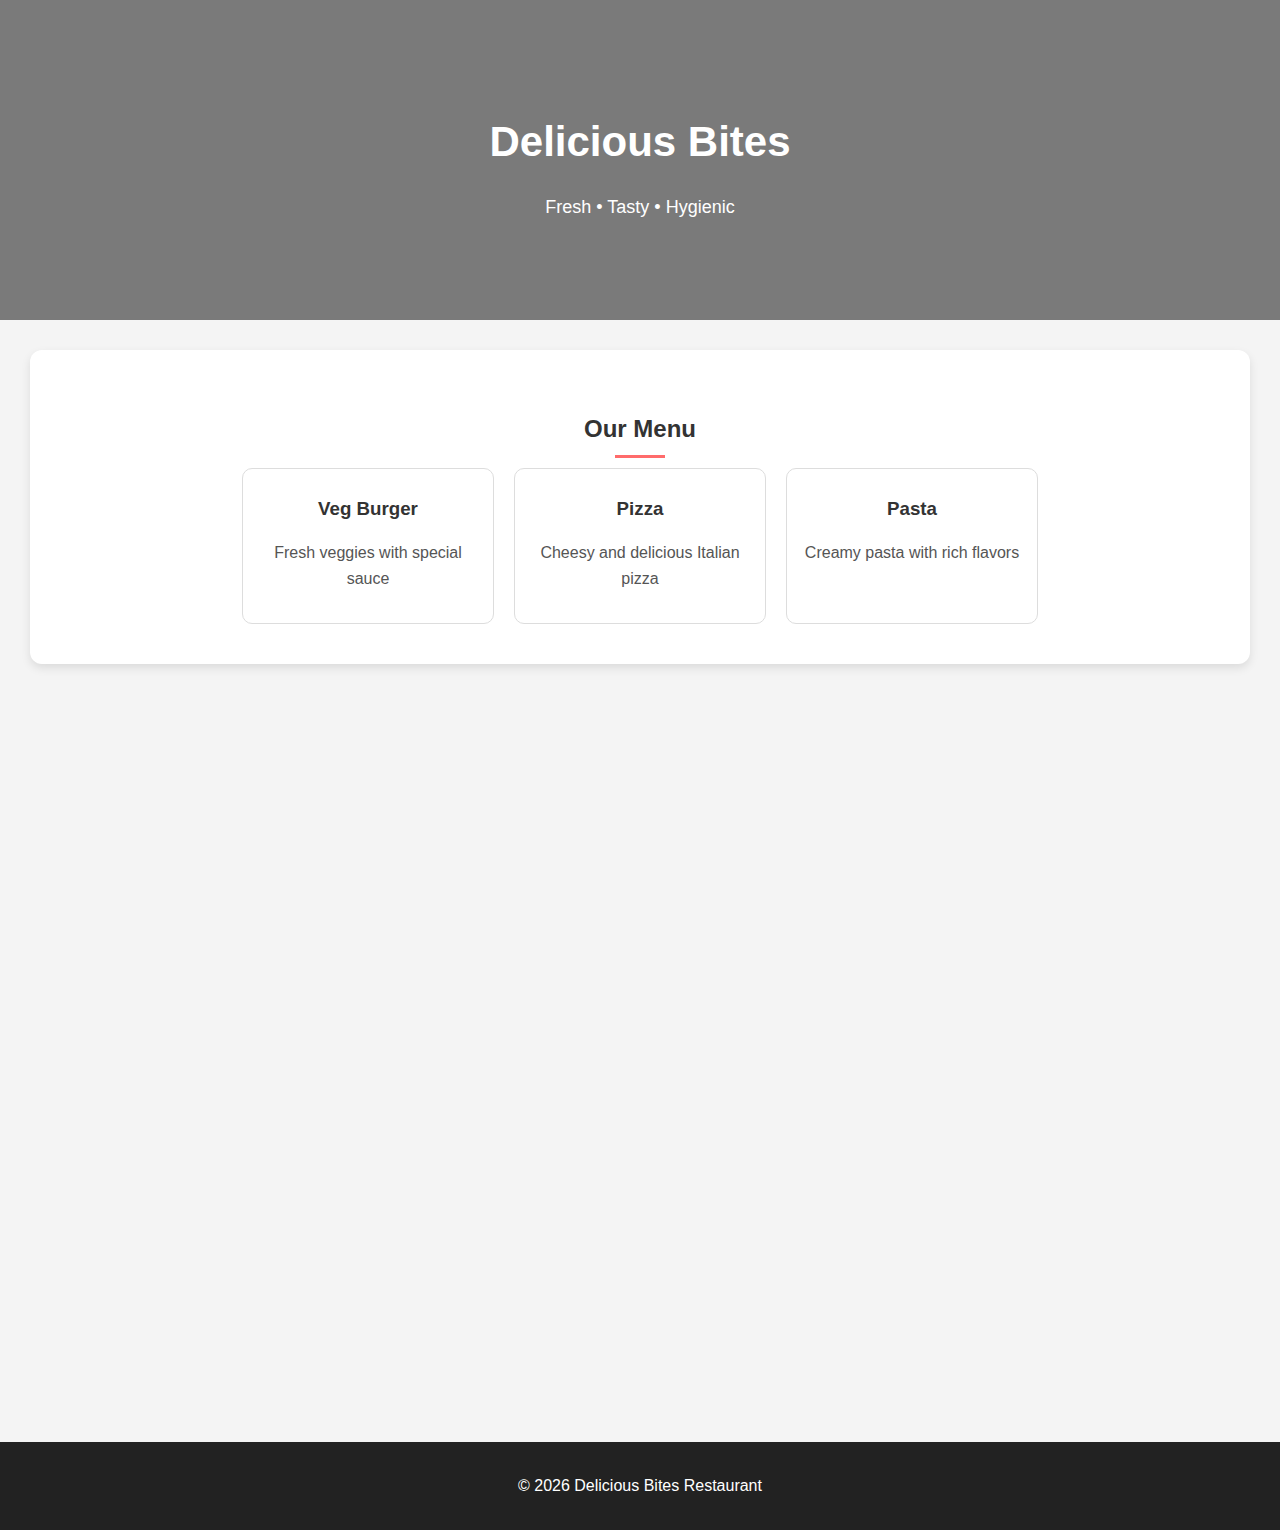
<file: landing page/index.html>
<!DOCTYPE html>
<html lang="en">
<head>
    <meta charset="UTF-8">
    <meta name="viewport" content="width=device-width, initial-scale=1.0">
    <title>Restaurant Landing Page</title>
    <link rel="stylesheet" href="styles.css">
</head>
<body>

<!-- Header -->
<div class="header">
    <h1>Delicious Bites</h1>
    <p>Fresh • Tasty • Hygienic</p>
</div>

<!-- Menu -->
<section>
    <h2>Our Menu</h2>
    <div class="menu">
        <div class="menu-item">
            <h3>Veg Burger</h3>
            <p>Fresh veggies with special sauce</p>
        </div>
        <div class="menu-item">
            <h3>Pizza</h3>
            <p>Cheesy and delicious Italian pizza</p>
        </div>
        <div class="menu-item">
            <h3>Pasta</h3>
            <p>Creamy pasta with rich flavors</p>
        </div>
    </div>
</section>

<!-- Offers -->
<section>
    <h2>Special Offers</h2>
    <div class="offer">
        🎉 Get 20% OFF on your first order! 🎉
    </div>
</section>

<!-- Reservation -->
<section>
    <h2>Table Reservation</h2>
    <form id="reservationForm">
        <input type="text" id="name" placeholder="Your Name" required>
        <input type="email" id="email" placeholder="Email" required>
        <input type="date" id="date" required>
        <input type="time" id="time" required>
        <button type="submit">Book Table</button>
    </form>
    <div id="message" class="message"></div>
</section>

<!-- Footer -->
<div class="footer">
    <p>© 2026 Delicious Bites Restaurant</p>
</div>

<script src="script.js"></script>
</body>
</html>
</file>
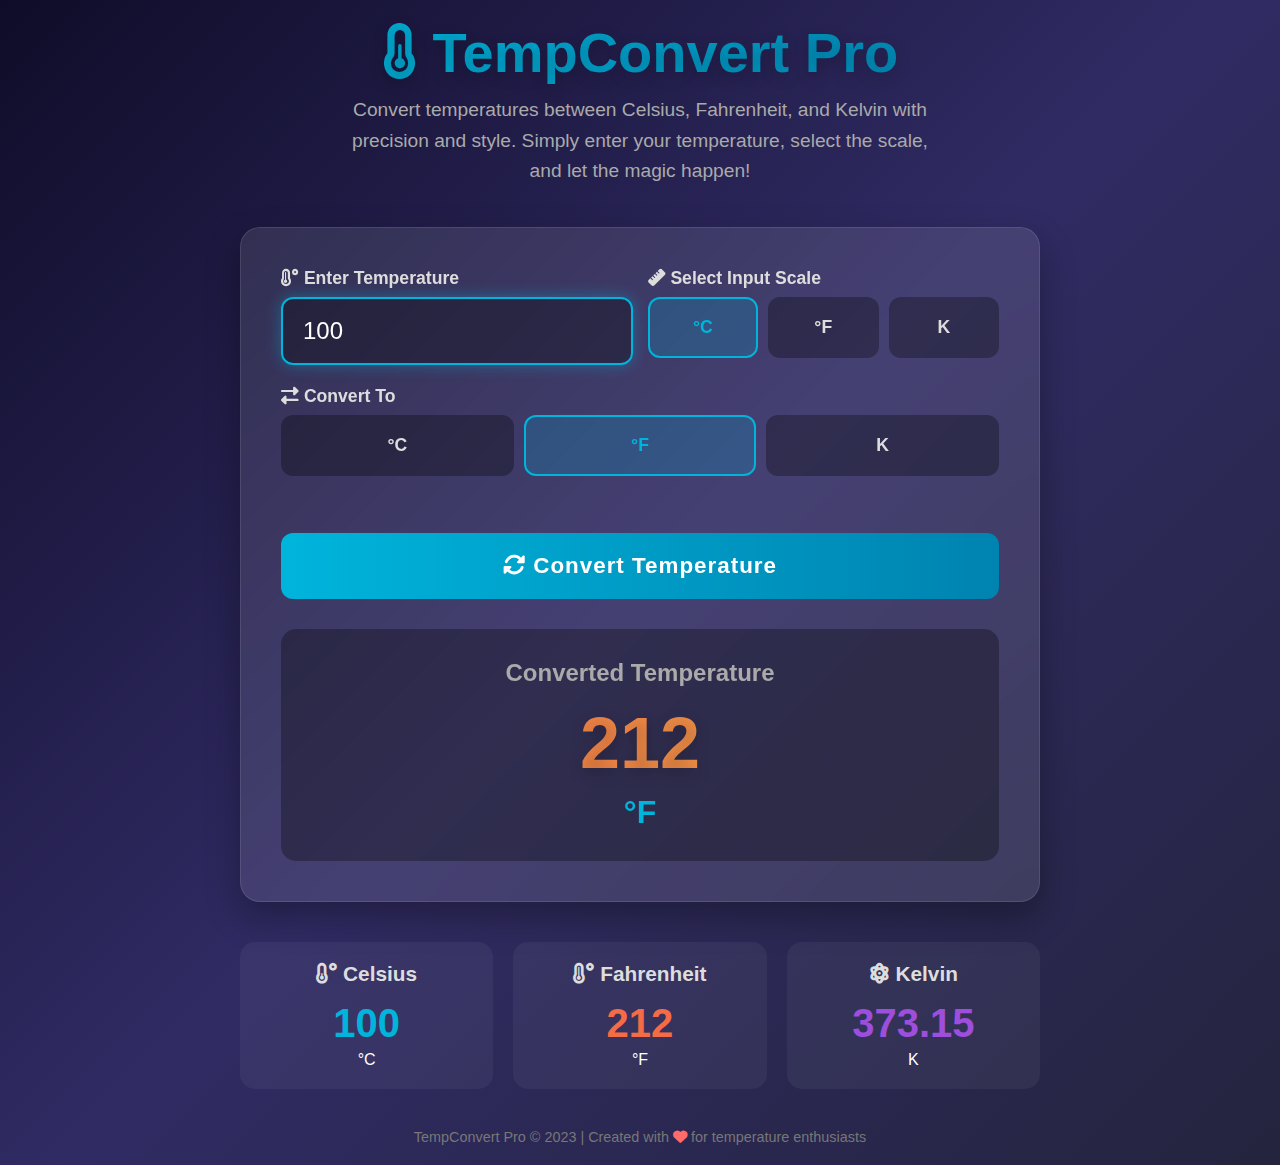
<file: Temperature/index.html>
<!DOCTYPE html>
<html lang="en">

<head>
    <meta charset="UTF-8">
    <meta name="viewport" content="width=device-width, initial-scale=1.0">
    <title>TempConvert Pro | Temperature Converter</title>
    <link rel="stylesheet" href="https://cdnjs.cloudflare.com/ajax/libs/font-awesome/6.4.0/css/all.min.css">
    <style>
        * {
            margin: 0;
            padding: 0;
            box-sizing: border-box;
            font-family: 'Segoe UI', Tahoma, Geneva, Verdana, sans-serif;
        }
        
        body {
            background: linear-gradient(135deg, #0f0c29, #302b63, #24243e);
            color: #fff;
            min-height: 100vh;
            display: flex;
            flex-direction: column;
            align-items: center;
            justify-content: center;
            padding: 20px;
        }
        
        .container {
            width: 100%;
            max-width: 800px;
            margin: 0 auto;
        }
        
        header {
            text-align: center;
            margin-bottom: 40px;
        }
        
        header h1 {
            font-size: 3.5rem;
            background: linear-gradient(to right, #00b4db, #0083b0);
            -webkit-background-clip: text;
            background-clip: text;
            color: transparent;
            margin-bottom: 10px;
            text-shadow: 0 5px 15px rgba(0, 0, 0, 0.2);
        }
        
        header p {
            font-size: 1.2rem;
            color: #aaa;
            max-width: 600px;
            margin: 0 auto;
            line-height: 1.6;
        }
        
        .converter-card {
            background: rgba(255, 255, 255, 0.1);
            backdrop-filter: blur(10px);
            border-radius: 20px;
            padding: 40px;
            box-shadow: 0 15px 35px rgba(0, 0, 0, 0.3);
            border: 1px solid rgba(255, 255, 255, 0.1);
            margin-bottom: 30px;
        }
        
        .input-section {
            display: flex;
            flex-direction: column;
            margin-bottom: 30px;
        }
        
        .input-group {
            display: flex;
            flex-wrap: wrap;
            gap: 15px;
            margin-bottom: 20px;
        }
        
        .temp-input {
            flex: 1;
            min-width: 250px;
        }
        
        .temp-input label,
        .scale-selector label {
            display: block;
            margin-bottom: 8px;
            font-weight: 600;
            color: #ddd;
            font-size: 1.1rem;
        }
        
        .temp-input input {
            width: 100%;
            padding: 18px 20px;
            border-radius: 12px;
            border: 2px solid rgba(255, 255, 255, 0.2);
            background: rgba(0, 0, 0, 0.3);
            color: white;
            font-size: 1.5rem;
            transition: all 0.3s ease;
        }
        
        .temp-input input:focus {
            outline: none;
            border-color: #00b4db;
            box-shadow: 0 0 15px rgba(0, 180, 219, 0.4);
        }
        
        .scale-selector {
            flex: 1;
            min-width: 250px;
        }
        
        .scale-options {
            display: flex;
            gap: 10px;
            flex-wrap: wrap;
        }
        
        .scale-option {
            flex: 1;
            min-width: 80px;
        }
        
        .scale-option input {
            display: none;
        }
        
        .scale-option label {
            display: block;
            padding: 18px 10px;
            background: rgba(0, 0, 0, 0.3);
            border-radius: 12px;
            text-align: center;
            cursor: pointer;
            transition: all 0.3s ease;
            border: 2px solid transparent;
            font-weight: 600;
            font-size: 1.1rem;
        }
        
        .scale-option input:checked+label {
            border-color: #00b4db;
            background: rgba(0, 180, 219, 0.2);
            color: #00b4db;
        }
        
        .convert-btn {
            width: 100%;
            padding: 20px;
            background: linear-gradient(to right, #00b4db, #0083b0);
            border: none;
            border-radius: 12px;
            color: white;
            font-size: 1.4rem;
            font-weight: 700;
            cursor: pointer;
            transition: all 0.3s ease;
            letter-spacing: 1px;
            margin-top: 10px;
        }
        
        .convert-btn:hover {
            transform: translateY(-3px);
            box-shadow: 0 10px 20px rgba(0, 180, 219, 0.4);
        }
        
        .convert-btn:active {
            transform: translateY(0);
        }
        
        .result-section {
            text-align: center;
            padding: 30px;
            background: rgba(0, 0, 0, 0.3);
            border-radius: 15px;
            margin-top: 30px;
            transition: all 0.5s ease;
        }
        
        .result-section h3 {
            font-size: 1.5rem;
            margin-bottom: 15px;
            color: #aaa;
        }
        
        .result-value {
            font-size: 4.5rem;
            font-weight: 800;
            background: linear-gradient(to right, #f46b45, #eea849);
            -webkit-background-clip: text;
            background-clip: text;
            color: transparent;
            text-shadow: 0 5px 15px rgba(0, 0, 0, 0.2);
            margin-bottom: 10px;
            transition: all 0.5s ease;
        }
        
        .result-unit {
            font-size: 2rem;
            color: #00b4db;
            font-weight: 700;
        }
        
        .error-message {
            color: #ff6b6b;
            text-align: center;
            margin-top: 15px;
            font-weight: 600;
            min-height: 24px;
            opacity: 0;
            transition: opacity 0.3s ease;
        }
        
        .error-message.show {
            opacity: 1;
        }
        
        .comparison {
            display: flex;
            justify-content: space-around;
            flex-wrap: wrap;
            gap: 20px;
            margin-top: 40px;
        }
        
        .temp-scale {
            flex: 1;
            min-width: 200px;
            background: rgba(255, 255, 255, 0.05);
            border-radius: 15px;
            padding: 20px;
            text-align: center;
            transition: transform 0.3s ease;
        }
        
        .temp-scale:hover {
            transform: translateY(-10px);
            background: rgba(255, 255, 255, 0.1);
        }
        
        .temp-scale h4 {
            font-size: 1.3rem;
            margin-bottom: 15px;
            color: #ddd;
        }
        
        .temp-scale .value {
            font-size: 2.5rem;
            font-weight: 700;
            margin-bottom: 5px;
        }
        
        .temp-scale.celsius .value {
            color: #00b4db;
        }
        
        .temp-scale.fahrenheit .value {
            color: #f46b45;
        }
        
        .temp-scale.kelvin .value {
            color: #9d4edd;
        }
        
        footer {
            text-align: center;
            margin-top: 40px;
            color: #777;
            font-size: 0.9rem;
        }
        
        @media (max-width: 768px) {
            .converter-card {
                padding: 25px;
            }
            header h1 {
                font-size: 2.5rem;
            }
            .result-value {
                font-size: 3.5rem;
            }
            .temp-input input {
                font-size: 1.3rem;
                padding: 15px;
            }
        }
        
        @media (max-width: 480px) {
            .scale-options {
                flex-direction: column;
            }
            .result-value {
                font-size: 2.8rem;
            }
        }
        
        .pulse {
            animation: pulse 0.5s ease-in-out;
        }
        
        @keyframes pulse {
            0% {
                transform: scale(1);
            }
            50% {
                transform: scale(1.05);
            }
            100% {
                transform: scale(1);
            }
        }
    </style>
</head>

<body>
    <div class="container">
        <header>
            <h1><i class="fas fa-thermometer-half"></i> TempConvert Pro</h1>
            <p>Convert temperatures between Celsius, Fahrenheit, and Kelvin with precision and style. Simply enter your temperature, select the scale, and let the magic happen!</p>
        </header>

        <main class="converter-card">
            <div class="input-section">
                <div class="input-group">
                    <div class="temp-input">
                        <label for="temperature-input"><i class="fas fa-temperature-high"></i> Enter Temperature</label>
                        <input type="text" id="temperature-input" placeholder="e.g., 100" autofocus>
                    </div>

                    <div class="scale-selector">
                        <label><i class="fas fa-ruler"></i> Select Input Scale</label>
                        <div class="scale-options">
                            <div class="scale-option">
                                <input type="radio" id="celsius-input" name="input-scale" value="celsius" checked>
                                <label for="celsius-input">°C</label>
                            </div>
                            <div class="scale-option">
                                <input type="radio" id="fahrenheit-input" name="input-scale" value="fahrenheit">
                                <label for="fahrenheit-input">°F</label>
                            </div>
                            <div class="scale-option">
                                <input type="radio" id="kelvin-input" name="input-scale" value="kelvin">
                                <label for="kelvin-input">K</label>
                            </div>
                        </div>
                    </div>
                </div>

                <div class="scale-selector">
                    <label><i class="fas fa-exchange-alt"></i> Convert To</label>
                    <div class="scale-options">
                        <div class="scale-option">
                            <input type="radio" id="celsius-output" name="output-scale" value="celsius">
                            <label for="celsius-output">°C</label>
                        </div>
                        <div class="scale-option">
                            <input type="radio" id="fahrenheit-output" name="output-scale" value="fahrenheit" checked>
                            <label for="fahrenheit-output">°F</label>
                        </div>
                        <div class="scale-option">
                            <input type="radio" id="kelvin-output" name="output-scale" value="kelvin">
                            <label for="kelvin-output">K</label>
                        </div>
                    </div>
                </div>

                <div class="error-message" id="error-message"></div>

                <button class="convert-btn" id="convert-btn">
                    <i class="fas fa-sync-alt"></i> Convert Temperature
                </button>
            </div>

            <div class="result-section" id="result-section" style="display: none;">
                <h3>Converted Temperature</h3>
                <div class="result-value" id="result-value">0</div>
                <div class="result-unit" id="result-unit">°F</div>
            </div>
        </main>

        <div class="comparison" id="comparison" style="display: none;">
            <div class="temp-scale celsius">
                <h4><i class="fas fa-temperature-low"></i> Celsius</h4>
                <div class="value" id="celsius-value">0</div>
                <div class="unit">°C</div>
            </div>
            <div class="temp-scale fahrenheit">
                <h4><i class="fas fa-temperature-high"></i> Fahrenheit</h4>
                <div class="value" id="fahrenheit-value">32</div>
                <div class="unit">°F</div>
            </div>
            <div class="temp-scale kelvin">
                <h4><i class="fas fa-atom"></i> Kelvin</h4>
                <div class="value" id="kelvin-value">273.15</div>
                <div class="unit">K</div>
            </div>
        </div>

        <footer>
            <p>TempConvert Pro &copy; 2023 | Created with <i class="fas fa-heart" style="color: #ff6b6b;"></i> for temperature enthusiasts</p>
        </footer>
    </div>

    <script>
        // Get DOM elements
        const temperatureInput = document.getElementById('temperature-input');
        const convertBtn = document.getElementById('convert-btn');
        const resultSection = document.getElementById('result-section');
        const resultValue = document.getElementById('result-value');
        const resultUnit = document.getElementById('result-unit');
        const errorMessage = document.getElementById('error-message');
        const comparison = document.getElementById('comparison');
        const celsiusValue = document.getElementById('celsius-value');
        const fahrenheitValue = document.getElementById('fahrenheit-value');
        const kelvinValue = document.getElementById('kelvin-value');

        // Temperature conversion formulas
        const conversionFormulas = {
            celsius: {
                fahrenheit: (c) => (c * 9 / 5) + 32,
                kelvin: (c) => c + 273.15,
                celsius: (c) => c
            },
            fahrenheit: {
                celsius: (f) => (f - 32) * 5 / 9,
                kelvin: (f) => ((f - 32) * 5 / 9) + 273.15,
                fahrenheit: (f) => f
            },
            kelvin: {
                celsius: (k) => k - 273.15,
                fahrenheit: (k) => ((k - 273.15) * 9 / 5) + 32,
                kelvin: (k) => k
            }
        };

        // Unit display symbols
        const unitSymbols = {
            celsius: "°C",
            fahrenheit: "°F",
            kelvin: "K"
        };

        // Input validation
        function validateInput(value) {
            // Check if input is empty
            if (value.trim() === "") {
                return {
                    isValid: false,
                    message: "Please enter a temperature value"
                };
            }

            // Check if input is a valid number
            if (isNaN(value) || value === "") {
                return {
                    isValid: false,
                    message: "Please enter a valid number"
                };
            }

            // Check if input is within reasonable temperature range for Kelvin
            const inputScale = document.querySelector('input[name="input-scale"]:checked').value;
            if (inputScale === "kelvin" && parseFloat(value) < 0) {
                return {
                    isValid: false,
                    message: "Kelvin cannot be less than 0"
                };
            }

            return {
                isValid: true,
                message: ""
            };
        }

        // Convert temperature function
        function convertTemperature() {
            // Get input value and scales
            const inputTemp = temperatureInput.value;
            const inputScale = document.querySelector('input[name="input-scale"]:checked').value;
            const outputScale = document.querySelector('input[name="output-scale"]:checked').value;

            // Validate input
            const validation = validateInput(inputTemp);
            if (!validation.isValid) {
                errorMessage.textContent = validation.message;
                errorMessage.classList.add('show');
                resultSection.style.display = 'none';
                comparison.style.display = 'none';
                return;
            }

            // Clear error message
            errorMessage.classList.remove('show');

            // Convert to number
            const temp = parseFloat(inputTemp);

            // Perform conversion
            let convertedTemp;
            if (inputScale === outputScale) {
                convertedTemp = temp;
            } else {
                convertedTemp = conversionFormulas[inputScale][outputScale](temp);
            }

            // Round to 2 decimal places
            convertedTemp = Math.round(convertedTemp * 100) / 100;

            // Update result display
            resultValue.textContent = convertedTemp;
            resultUnit.textContent = unitSymbols[outputScale];

            // Show result with animation
            resultSection.style.display = 'block';
            resultValue.classList.add('pulse');
            setTimeout(() => {
                resultValue.classList.remove('pulse');
            }, 500);

            // Calculate all temperatures for comparison
            let celsius, fahrenheit, kelvin;

            // Convert from input scale to all scales
            if (inputScale === 'celsius') {
                celsius = temp;
                fahrenheit = conversionFormulas.celsius.fahrenheit(temp);
                kelvin = conversionFormulas.celsius.kelvin(temp);
            } else if (inputScale === 'fahrenheit') {
                celsius = conversionFormulas.fahrenheit.celsius(temp);
                fahrenheit = temp;
                kelvin = conversionFormulas.fahrenheit.kelvin(temp);
            } else { // kelvin
                celsius = conversionFormulas.kelvin.celsius(temp);
                fahrenheit = conversionFormulas.kelvin.fahrenheit(temp);
                kelvin = temp;
            }

            // Update comparison section
            celsiusValue.textContent = Math.round(celsius * 100) / 100;
            fahrenheitValue.textContent = Math.round(fahrenheit * 100) / 100;
            kelvinValue.textContent = Math.round(kelvin * 100) / 100;

            // Show comparison with animation
            comparison.style.display = 'flex';
            const scales = document.querySelectorAll('.temp-scale');
            scales.forEach((scale, index) => {
                scale.style.animationDelay = `${index * 0.1}s`;
                scale.classList.add('pulse');
            });

            setTimeout(() => {
                scales.forEach(scale => {
                    scale.classList.remove('pulse');
                });
            }, 1000);
        }

        // Event Listeners
        convertBtn.addEventListener('click', convertTemperature);

        temperatureInput.addEventListener('keypress', function(event) {
            if (event.key === 'Enter') {
                convertTemperature();
            }
        });

        // Auto-convert when scale changes
        const scaleInputs = document.querySelectorAll('input[name="input-scale"], input[name="output-scale"]');
        scaleInputs.forEach(input => {
            input.addEventListener('change', function() {
                if (temperatureInput.value.trim() !== "") {
                    convertTemperature();
                }
            });
        });

        // Real-time input validation
        temperatureInput.addEventListener('input', function() {
            const validation = validateInput(this.value);
            if (!validation.isValid && this.value.trim() !== "") {
                errorMessage.textContent = validation.message;
                errorMessage.classList.add('show');
            } else {
                errorMessage.classList.remove('show');
            }
        });

        // Initialize with an example
        window.addEventListener('load', function() {
            temperatureInput.value = "100";
            convertTemperature();
        });
    </script>
</body>

</html>
</file>
<file: landing page/styles.css>
/* Reset and Base Styles */
body {
    margin: 0;
    font-family: Arial, sans-serif;
    background: #f4f4f4;
    line-height: 1.6;
}

/* Header */
.header {
    background: linear-gradient(rgba(0, 0, 0, 0.5), rgba(0, 0, 0, 0.5)), url("https://images.unsplash.com/photo-1552566626-52f8b828add9") center/cover;
    color: #fff;
    text-align: center;
    padding: 80px 20px;
}

.header h1 {
    font-size: 42px;
    margin-bottom: 10px;
    animation: fadeInDown 1s ease;
}

.header p {
    font-size: 18px;
    animation: fadeInUp 1s ease;
}

/* Section */
section {
    background: #fff;
    margin: 30px;
    padding: 40px 20px;
    border-radius: 12px;
    box-shadow: 0 4px 10px rgba(0,0,0,0.1);
    text-align: center;
}

h2 {
    color: #333;
    margin-bottom: 20px;
    position: relative;
    display: inline-block;
}

h2:after {
    content: '';
    position: absolute;
    bottom: -10px;
    left: 50%;
    transform: translateX(-50%);
    width: 50px;
    height: 3px;
    background: #ff6b6b;
}

/* Menu */
.menu {
    display: flex;
    justify-content: center;
    flex-wrap: wrap;
    gap: 20px;
}

.menu-item {
    width: 220px;
    padding: 15px;
    border: 1px solid #ddd;
    border-radius: 10px;
    transition: transform 0.3s ease, box-shadow 0.3s ease;
}

.menu-item:hover {
    transform: translateY(-5px);
    box-shadow: 0 6px 15px rgba(0,0,0,0.15);
}

.menu-item h3 {
    margin: 10px 0;
    color: #333;
}

.menu-item p {
    color: #555;
}

/* Offers */
.offer {
    background: #ff6b6b;
    color: #fff;
    padding: 25px;
    border-radius: 10px;
    font-size: 18px;
    animation: pulse 2s infinite;
}

/* Reservation Form */
form {
    max-width: 400px;
    margin: auto;
}

input, button {
    width: 100%;
    padding: 10px;
    margin: 10px 0;
    border-radius: 5px;
    border: 1px solid #ccc;
    transition: border-color 0.3s ease;
}

input:focus {
    outline: none;
    border-color: #ff6b6b;
}

button {
    background: #ff6b6b;
    color: #fff;
    font-size: 16px;
    border: none;
    cursor: pointer;
    transition: background 0.3s ease;
}

button:hover {
    background: #e63946;
}

button:disabled {
    background: #ccc;
    cursor: not-allowed;
}

/* Message */
.message {
    max-width: 400px;
    margin: 10px auto;
    padding: 10px;
    border-radius: 5px;
    display: none;
}

.message.success {
    display: block;
    background: #d4edda;
    color: #155724;
    border: 1px solid #c3e6cb;
}

.message.error {
    display: block;
    background: #f8d7da;
    color: #721c24;
    border: 1px solid #f5c6cb;
}

/* Footer */
.footer {
    background: #222;
    color: #fff;
    text-align: center;
    padding: 15px;
}

/* Animations */
@keyframes fadeInDown {
    from {
        opacity: 0;
        transform: translateY(-20px);
    }
    to {
        opacity: 1;
        transform: translateY(0);
    }
}

@keyframes fadeInUp {
    from {
        opacity: 0;
        transform: translateY(20px);
    }
    to {
        opacity: 1;
        transform: translateY(0);
    }
}

@keyframes pulse {
    0% {
        transform: scale(1);
    }
    50% {
        transform: scale(1.02);
    }
    100% {
        transform: scale(1);
    }
}

/* Responsive */
@media(max-width: 600px) {
    section {
        margin: 15px;
    }
    .menu-item {
        width: 100%;
    }
    .header h1 {
        font-size: 32px;
    }
}
</file>
